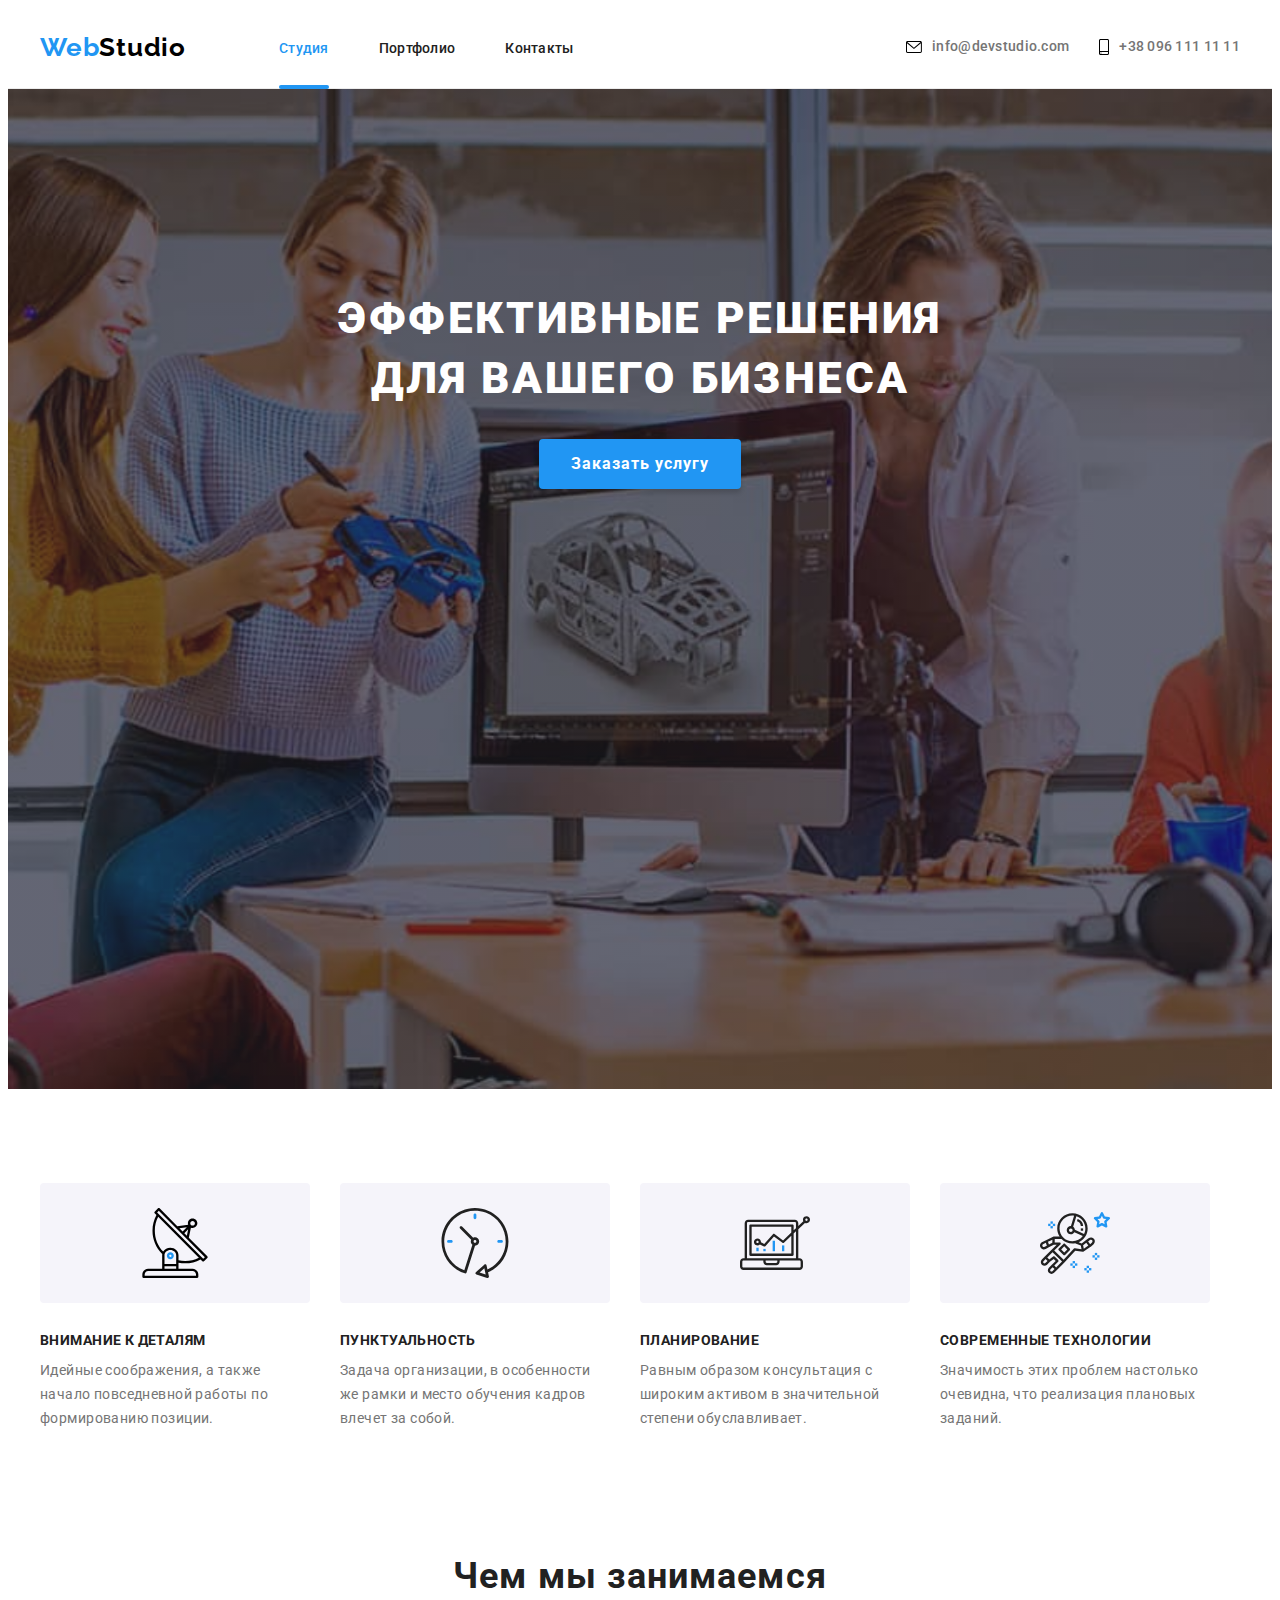
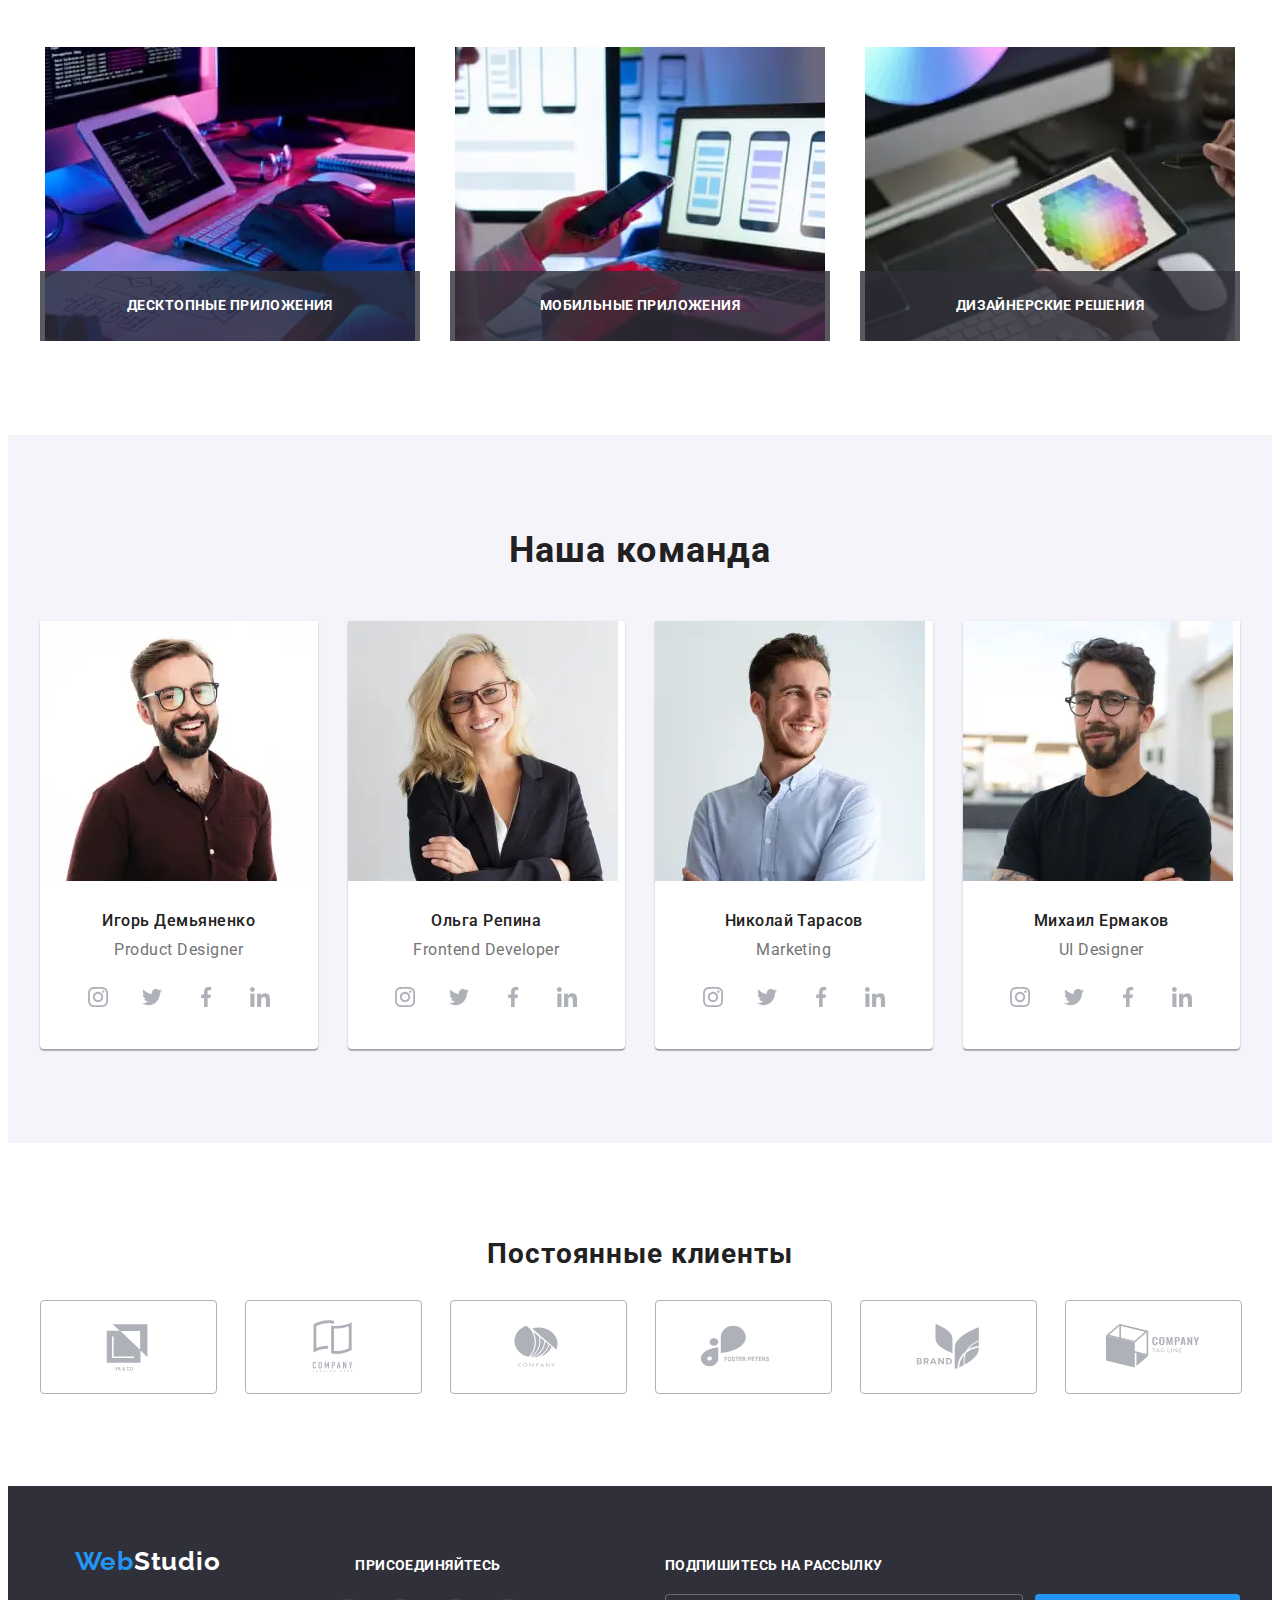
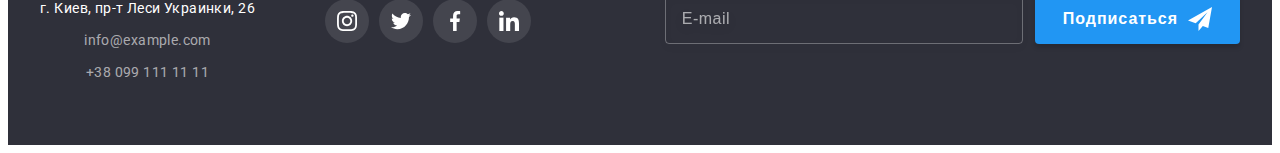
<file: index.html>
<!DOCTYPE html>
<html lang="ru">

<head>
    <meta charset="UTF-8">
    <meta http-equiv="X-UA-Compatible" content="IE=edge">
    <meta name="viewport" content="width=device-width, initial-scale=1.0">
    <title>Web Studio</title>
    <link rel="preconnect" href="https://fonts.gstatic.com">
    <link href="https://fonts.googleapis.com/css2?family=Raleway:wght@700&family=Roboto:wght@400;500;700;900&display=swap"
        rel="stylesheet">
    <link rel="stylesheet" href="https://cdnjs.cloudflare.com/ajax/libs/modern-normalize/1.1.0/modern-normalize.min.css"
        integrity="sha512-wpPYUAdjBVSE4KJnH1VR1HeZfpl1ub8YT/NKx4PuQ5NmX2tKuGu6U/JRp5y+Y8XG2tV+wKQpNHVUX03MfMFn9Q=="
        crossorigin="anonymous" referrerpolicy="no-referrer" />
    <link rel="stylesheet" href="https://cdnjs.cloudflare.com/ajax/libs/animate.css/4.1.1/animate.min.css" />
    <link rel="stylesheet" href="./css/main.min.css">
</head>

<body>

    <header class="header">

        <!-- Логотип -->
        <div class="conteiner header-conteiner">


            <a class="logo header__logo link" href="./index.html"> <span class="logo__part">Web</span>Studio</a>


            <!-- Навигация -->

            <nav class="navigation">
                <ul class="menu list">

                    <li class="menu__item">
                        <a class="menu__link menu__link_current link" href="./index.html">Студия</a>
                    </li>
                    <li class="menu__item">
                        <a class="menu__link link" href="./portfolio.html">Портфолио</a>
                    </li>
                    <li class="menu__item">
                        <a class="menu__link link" href="#">Контакты</a>
                    </li>

                </ul>

            </nav>
            <button class="burger-btn" data-menu-open>
                <svg class="burger-btn__icon">
                    <use href="./images/icons.svg#icon-burger"></use>
                </svg>
            </button>



            <!-- Контакты -->

            <ul class="contacts list">

                <li class="contacts__item">

                    <a class="contacts__mail-link link" href="mailto:info@devstudio.com">
                        <svg class="contacts__mail-link-icon" width="16" height="12">
                            <use href="./images/icons.svg#icon-mail"></use>
                        </svg>
                        info@devstudio.com
                    </a>
                </li>
                <li class="contacts__item">
                    <a class="header__tel-link link" href="tel:+380961111111">
                        <svg class="header__tel-link-icon" width="10" height="16">
                            <use href="./images/icons.svg#icon-smartphone"></use>
                        </svg>
                        +38 096 111 11 11
                    </a>
                </li>

            </ul>
        </div>
        <div class="mobile-menu" data-menu>
            <div class="conteiner mobile-menu__conteiner">
                <button class="menu-close-btn mobile-menu__close-btn" data-menu-close>
                    <svg class="menu-close-btn__icon">
                        <use href="./images/icons.svg#icon-close_icon"></use>
                    </svg>
                </button>
               
                <ul class="mobile-menu-list list">
            
                    <li class="mobile-menu-list__item">
                        <a class="mobile-menu-list__link mobile-menu-list__link_current link" href="./index.html">Студия</a>
                    </li>
                    <li class="mobile-menu-list__item">
                        <a class="mobile-menu-list__link link" href="./portfolio.html">Портфолио</a>
                    </li>
                    <li class="mobile-menu-list__item">
                        <a class="mobile-menu-list__link link" href="#">Контакты</a>
                    </li>
            
                </ul>
                <div class="menu-contacts-social-list-wrapper">
                    <ul class="menu-contacts list"> 

                        <li class="menu-contacts__item">
                            <a class="menu-contacts__tel-link link" href="tel:+380961111111">                           
                                +38 096 111 11 11
                            </a>
                        </li>
                    
                        <li class="menu-contacts__item">
                    
                            <a class="menu-contacts__mail-link link" href="mailto:info@devstudio.com">                           
                                info@devstudio.com
                            </a>
                        </li>
                    
                    
                    </ul>
                    <ul class="mobile-menu-social-list list">
                    
                        <li class="mobile-menu-social-list__item">
                            <a class="mobile-menu-social-list__link link" href="#">Instagram</a>
                        </li>
                        <li class="mobile-menu-social-list__item">
                            <a class="mobile-menu-social-list__link link" href="#">Twitter</a>
                        </li>
                        <li class="mobile-menu-social-list__item">
                            <a class="mobile-menu-social-list__link link" href="#">Facebook</a>
                        </li>
                        <li class="mobile-menu-social-list__item">
                            <a class="mobile-menu-social-list__link link" href="#">LinkedIn</a>
                        </li>
                    
                    </ul>
                </div>
                
                
            </div>
        </div>

    </header>

    <main>

        <!-- Герой -->

        <section class="hero hero_overlay">
            <div class="conteiner">

                <h1 class="hero__title">
                    Эффективные решения для вашего бизнеса
                </h1>
                <button class="modal-button" type="button" data-modal-open>Заказать услугу</button>
            </div>

        </section>

        <!-- Особенности -->

        <section class="features section">
            <div class="conteiner ">

                <h2 class="visually-hidden">Особенности</h2>
                <ul class="features-list list">
                    <li class="features-list-item">
                        <div class="features-list-cards">
                            <svg class="features-list-icon">
                                <use href="./images/icons.svg#icon-antenna"></use>
                            </svg>
                        </div>
                        <h3 class="features-list-title">Внимание к деталям</h3>
                        <p class="features-desc">Идейные соображения, а также начало повседневной работы по формированию
                            позиции.</p>
                    </li>
                    <li class="features-list-item">
                        <div class="features-list-cards">
                            <svg class="features-list-icon">
                                <use href="./images/icons.svg#icon-clock"></use>
                            </svg>
                        </div>
                        <h3 class="features-list-title">Пунктуальность</h3>
                        <p class="features-desc">Задача организации, в особенности же рамки и место обучения кадров
                            влечет за собой.</p>
                    </li>
                    <li class="features-list-item">
                        <div class="features-list-cards">
                            <svg class="features-list-icon">
                                <use href="./images/icons.svg#icon-diagram"></use>
                            </svg>
                        </div>
                        <h3 class="features-list-title">Планирование</h3>
                        <p class="features-desc">Равным образом консультация с широким активом в значительной степени
                            обуславливает.</p>
                    </li>
                    <li class="features-list-item">
                        <div class="features-list-cards">
                            <svg class="features-list-icon">
                                <use href="./images/icons.svg#icon-astronaut"></use>
                            </svg>
                        </div>
                        <h3 class="features-list-title">Современные технологии</h3>
                        <p class="features-desc">Значимость этих проблем настолько очевидна, что реализация плановых
                            заданий.</p>
                    </li>
                </ul>
            </div>
        </section>

        <!-- Чем мы занимаемся -->

        <section class="works section">
            <div class="conteiner">


                <h2 class="works-title">Чем мы занимаемся</h2>

                <ul class="works-list list">
                    <li class="works-item">
                        <div class="works-item-wrapper">
                            <picture class="picture">
                                <source media="(min-width: 1200px)"
                                    srcset="./images/jobs/box_one.webp 1x, ./images/jobs/box_one@2x.webp 2x"
                                    type="image/webp">
                                <source media="(min-width: 1200px)"
                                    srcset="./images/jobs/box_one.jpg 1x, ./images/jobs/box_one@2x.jpg 2x">                            
                                <img class="works-img" src="./images/jobs/box_one.jpg" alt="пример работы 1">
                            </picture>
                            
                            <h3 class="works-item-text">Десктопные приложения</h3>
                        </div>
                    </li>
                    <li class="works-item">
                        <div class="works-item-wrapper">
                            <picture class="picture">
                                <source media="(min-width: 1200px)" srcset="./images/jobs/box_two.webp 1x, ./images/jobs/box_two@2x.webp 2x"
                                    type="image/webp">
                                <source media="(min-width: 1200px)" srcset="./images/jobs/box_two.jpg 1x, ./images/jobs/box_two@2x.jpg 2x">
                                <img class="works-img" src="./images/jobs/box_two.jpg" alt="пример работы 2">
                            </picture>
                           
                            <h3 class="works-item-text">Мобильные приложения</h3>
                        </div>
                    </li>
                    <li class="works-item">
                        <div class="works-item-wrapper">
                            <picture class="picture">
                                <source media="(min-width: 1200px)" srcset="./images/jobs/box_three.webp 1x, ./images/jobs/box_three@2x.webp 2x"
                                    type="image/webp">
                                <source media="(min-width: 1200px)" srcset="./images/jobs/box_three.jpg 1x, ./images/jobs/box_three@2x.jpg 2x">
                                <img class="works-img" src="./images/jobs/box_three.jpg" alt="пример работы 3">
                            </picture>
                            
                            <h3 class="works-item-text">Дизайнерские решения</h3>
                        </div>
                    </li>
                </ul>
            </div>

        </section>

        <!-- Наша команда -->

        <section class="team section">
            <div class="conteiner">


                <h2 class="team-title">Наша команда</h2>

                <ul class="team-list list">
                    <li class="team-item">
                        <picture class="picture">
                            <source media="(min-width: 1200px)"
                                srcset="./images/our_team/team_card_one_desctop.webp 1x, ./images/our_team/team_card_one_desctop@2x.webp 2x" 
                                type="image/webp">
                            <source media="(min-width: 1200px)"
                                srcset="./images/our_team/team_card_one_desctop.jpg 1x, ./images/our_team/team_card_one_desctop@2x.jpg 2x">
                                <source media="(min-width: 768px)"
                                    srcset="./images/our_team/team_card_one_tablet.webp 1x, ./images/our_team/team_card_one_tablet@2x.webp 2x" 
                                    type="image/webp">
                            <source media="(min-width: 768px)"
                                srcset="./images/our_team/team_card_one_tablet.jpg 1x, ./images/our_team/team_card_one_tablet@2x.jpg 2x">  
                                <source media="(min-width: 280px)"
                                    srcset="./images/our_team/team_card_one_mobile.webp 1x, ./images/our_team/team_card_one_mobile@2x.webp 2x" 
                                    type="image/webp">
                            <source media="(min-width: 280px)"
                                srcset="./images/our_team/team_card_one_mobile.jpg 1x, ./images/our_team/team_card_one_mobile@2x.jpg 2x">
                        <img class="team-img" src="./images/our_team/team_card_one_mobile.jpg" alt="мужчина в очках улыбается">
                        </picture>

                        <h3 class="team-list-title">Игорь Демьяненко</h3>

                        <p class="team-list-subtitle">Product Designer</p>
                        <ul class="social-list list">
                            <li class="social-list-item">
                                <a href="#" class="social-link">
                                    <svg class="social-list-icon">
                                        <use href="./images/icons.svg#icon-instagram"></use>
                                    </svg>
                                </a>
                            </li>
                            <li class="social-list-item">
                                <a href="#" class="social-link">
                                    <svg class="social-list-icon">
                                        <use href="./images/icons.svg#icon-twitter"></use>
                                    </svg>
                                </a>
                            </li>
                            <li class="social-list-item">
                                <a href="#" class="social-link">
                                    <svg class="social-list-icon">
                                        <use href="./images/icons.svg#icon-facebook"></use>
                                    </svg>
                                </a>
                            </li>
                            <li class="social-list-item">
                                <a href="#" class="social-link">
                                    <svg class="social-list-icon">
                                        <use href="./images/icons.svg#icon-linkedin"></use>
                                    </svg>
                                </a>
                            </li>
                        </ul>

                    </li>
                    <li class="team-item">
                        <picture class="picture">
                            <source media="(min-width: 1200px)"
                                srcset="./images/our_team/team_card_two_desctop.webp 1x, ./images/our_team/team_card_two_desctop@2x.webp 2x"
                                type="image/webp">
                            <source media="(min-width: 1200px)"
                                srcset="./images/our_team/team_card_two_desctop.jpg 1x, ./images/our_team/team_card_two_desctop@2x.jpg 2x">
                            <source media="(min-width: 768px)"
                                srcset="./images/our_team/team_card_two_tablet.webp 1x, ./images/our_team/team_card_two_tablet@2x.webp 2x"
                                type="image/webp">
                            <source media="(min-width: 768px)"
                                srcset="./images/our_team/team_card_two_tablet.jpg 1x, ./images/our_team/team_card_two_tablet@2x.jpg 2x">
                            <source media="(min-width: 280px)"
                                srcset="./images/our_team/team_card_two_mobile.webp 1x, ./images/our_team/team_card_two_mobile@2x.webp 2x"
                                type="image/webp">
                            <source media="(min-width: 280px)"
                                srcset="./images/our_team/team_card_two_mobile.jpg 1x, ./images/our_team/team_card_two_mobile@2x.jpg 2x">
                                        
                        <img class="team-img" src="./images/our_team/team_card_two_mobile.jpg" alt="женщина в очках улыбается">
                        </picture>

                        <h3 class="team-list-title">Ольга Репина</h3>

                        <p class="team-list-subtitle">Frontend Developer</p>
                        <ul class="social-list list">
                            <li class="social-list-item">
                                <a href="#" class="social-link">
                                    <svg class="social-list-icon">
                                        <use href="./images/icons.svg#icon-instagram"></use>
                                    </svg>
                                </a>
                            </li>
                            <li class="social-list-item">
                                <a href="#" class="social-link">
                                    <svg class="social-list-icon">
                                        <use href="./images/icons.svg#icon-twitter"></use>
                                    </svg>
                                </a>
                            </li>
                            <li class="social-list-item">
                                <a href="#" class="social-link">
                                    <svg class="social-list-icon">
                                        <use href="./images/icons.svg#icon-facebook"></use>
                                    </svg>
                                </a>
                            </li>
                            <li class="social-list-item">
                                <a href="#" class="social-link">
                                    <svg class="social-list-icon">
                                        <use href="./images/icons.svg#icon-linkedin"></use>
                                    </svg>
                                </a>
                            </li>
                        </ul>

                    </li>
                    <li class="team-item">
                        <picture class="picture">
                            <source media="(min-width: 1200px)"
                                srcset="./images/our_team/team_card_three_desctop.webp 1x, ./images/our_team/team_card_three_desctop@2x.webp 2x"
                                type="image/webp">
                            <source media="(min-width: 1200px)"
                                srcset="./images/our_team/team_card_three_desctop.jpg 1x, ./images/our_team/team_card_three_desctop@2x.jpg 2x">
                            <source media="(min-width: 768px)"
                                srcset="./images/our_team/team_card_three_tablet.webp 1x, ./images/our_team/team_card_three_tablet@2x.webp 2x"
                                type="image/webp">
                            <source media="(min-width: 768px)"
                                srcset="./images/our_team/team_card_three_tablet.jpg 1x, ./images/our_team/team_card_three_tablet@2x.jpg 2x">
                            <source media="(min-width: 280px)"
                                srcset="./images/our_team/team_card_three_mobile.webp 1x, ./images/our_team/team_card_three_mobile@2x.webp 2x"
                                type="image/webp">
                            <source media="(min-width: 280px)"
                                srcset="./images/our_team/team_card_three_mobile.jpg 1x, ./images/our_team/team_card_three_mobile@2x.jpg 2x">
                         
                        <img class="team-img" src="./images/our_team/team_card_three_mobile.jpg" alt="мужчина  улыбается">
                        </picture>

                        <h3 class="team-list-title">Николай Тарасов</h3>

                        <p class="team-list-subtitle">Marketing</p>
                        <ul class="social-list list">
                            <li class="social-list-item">
                                <a href="#" class="social-link">
                                    <svg class="social-list-icon">
                                        <use href="./images/icons.svg#icon-instagram"></use>
                                    </svg>
                                </a>
                            </li>
                            <li class="social-list-item">
                                <a href="#" class="social-link">
                                    <svg class="social-list-icon">
                                        <use href="./images/icons.svg#icon-twitter"></use>
                                    </svg>
                                </a>
                            </li>
                            <li class="social-list-item">
                                <a href="#" class="social-link">
                                    <svg class="social-list-icon">
                                        <use href="./images/icons.svg#icon-facebook"></use>
                                    </svg>
                                </a>
                            </li>
                            <li class="social-list-item">
                                <a href="#" class="social-link">
                                    <svg class="social-list-icon">
                                        <use href="./images/icons.svg#icon-linkedin"></use>
                                    </svg>
                                </a>
                            </li>
                        </ul>

                    </li>
                    <li class="team-item">
                        <picture class="picture">
                            <source media="(min-width: 1200px)"
                                srcset="./images/our_team/team_card_four_desctop.webp 1x, ./images/our_team/team_card_four_desctop@2x.webp 2x"
                                type="image/webp">
                            <source media="(min-width: 1200px)"
                                srcset="./images/our_team/team_card_four_desctop.jpg 1x, ./images/our_team/team_card_four_desctop@2x.jpg 2x">
                            <source media="(min-width: 768px)"
                                srcset="./images/our_team/team_card_four_tablet.webp 1x, ./images/our_team/team_card_four_tablet@2x.webp 2x"
                                type="image/webp">
                            <source media="(min-width: 768px)"
                                srcset="./images/our_team/team_card_four_tablet.jpg 1x, ./images/our_team/team_card_four_tablet@2x.jpg 2x">
                            <source media="(min-width: 280px)"
                                srcset="./images/our_team/team_card_four_mobile.webp 1x, ./images/our_team/team_card_four_mobile@2x.webp 2x"
                                type="image/webp">
                            <source media="(min-width: 280px)"
                                srcset="./images/our_team/team_card_four_mobile.jpg 1x, ./images/our_team/team_card_four_mobile@2x.jpg 2x">
                        
                        <img class="team-img" src="./images/our_team/team_card_four_mobile.jpg" alt="мужчина в очках улыбается">
                        </picture>

                        <h3 class="team-list-title">Михаил Ермаков</h3>

                        <p class="team-list-subtitle">UI Designer</p>
                        <ul class="social-list list">
                            <li class="social-list-item">
                                <a href="#" class="social-link">
                                    <svg class="social-list-icon">
                                        <use href="./images/icons.svg#icon-instagram"></use>
                                    </svg>
                                </a>
                            </li>
                            <li class="social-list-item">
                                <a href="#" class="social-link">
                                    <svg class="social-list-icon">
                                        <use href="./images/icons.svg#icon-twitter"></use>
                                    </svg>
                                </a>
                            </li>
                            <li class="social-list-item">
                                <a href="#" class="social-link">
                                    <svg class="social-list-icon">
                                        <use href="./images/icons.svg#icon-facebook"></use>
                                    </svg>
                                </a>
                            </li>
                            <li class="social-list-item">
                                <a href="#" class="social-link">
                                    <svg class="social-list-icon">
                                        <use href="./images/icons.svg#icon-linkedin"></use>
                                    </svg>
                                </a>
                            </li>
                        </ul>

                    </li>
                </ul>
            </div>

        </section>

        <!-- Постоянные клиенты -->

        <section class="clients section">
            <div class="conteiner">
                <h2 class="clients-tittle">Постоянные клиенты</h2>
                <ul class="clients-list list">
                    <li class="clients-list-item">
                        <a href="#" class="clients-list-link">
                            <svg class="clients-list-icon">
                                <use href="./images/icons.svg#icon-company_square"></use>
                            </svg>
                        </a>
                    </li>
                    <li class="clients-list-item">
                        <a href="#" class="clients-list-link">
                            <svg class="clients-list-icon">
                                <use href="./images/icons.svg#icon-company_windows"></use>
                            </svg>
                        </a>
                    </li>
                    <li class="clients-list-item">
                        <a href="#" class="clients-list-link">
                            <svg class="clients-list-icon">
                                <use href="./images/icons.svg#icon-company_circle"></use>
                            </svg>
                        </a>
                    </li>
                    <li class="clients-list-item">
                        <a href="#" class="clients-list-link">
                            <svg class="clients-list-icon">
                                <use href="./images/icons.svg#icon-company_drops"></use>
                            </svg>
                        </a>
                    </li>
                    <li class="clients-list-item">
                        <a href="#" class="clients-list-link">
                            <svg class="clients-list-icon">
                                <use href="./images/icons.svg#icon-company_leaves"></use>
                            </svg>
                        </a>
                    </li>
                    <li class="clients-list-item">
                        <a href="#" class="clients-list-link">
                            <svg class="clients-list-icon">
                                <use href="./images/icons.svg#icon-company_box"></use>
                            </svg>
                        </a>
                    </li>
                </ul>
            </div>

        </section>
    </main>


    <!-- Подвал -->

    <footer class="footer">
        <div class="conteiner position">
            <div class="footer-contacts-join-wrapper">
                <div class="footer-contacts">

                    <a class="logo-footer link" href="./index.html"> <span class="logo__part">Web</span>Studio</a>

                    <!-- Адрес -->

                    <address class="address">
                        г. Киев, пр-т Леси Украинки, 26
                    </address>

                    <!-- Контакты -->

                    <ul class="contacts-footer list">
                        <li class="footer-contacts-item">
                            <a class="footer-mail-link link" href="mailto:info@example.com">info@example.com</a>
                        </li>
                        <li class="foter-contacts-item">
                            <a class="footer-tel-link link" href="tel:+380991111111">+38 099 111 11 11</a>
                        </li>
                    </ul>
                </div>
                <div class="footer-join">
                    <h3 class="footer-join-title">Присоединяйтесь</h3>
                    <ul class="social-list join-list list">
                        <li class="social-list-item">
                            <a href="#" class="social-link">
                                <svg class="social-list-icon footer-icon-color">
                                    <use href="./images/icons.svg#icon-instagram"></use>
                                </svg>
                            </a>
                        </li>
                        <li class="social-list-item">
                            <a href="#" class="social-link">
                                <svg class="social-list-icon footer-icon-color">
                                    <use href="./images/icons.svg#icon-twitter"></use>
                                </svg>
                            </a>
                        </li>
                        <li class="social-list-item">
                            <a href="#" class="social-link">
                                <svg class="social-list-icon footer-icon-color">
                                    <use href="./images/icons.svg#icon-facebook"></use>
                                </svg>
                            </a>
                        </li>
                        <li class="social-list-item">
                            <a href="#" class="social-link">
                                <svg class="social-list-icon footer-icon-color">
                                    <use href="./images/icons.svg#icon-linkedin"></use>
                                </svg>
                            </a>
                        </li>
                    </ul>

                </div>
            </div>
            <div class="footer-form-wrapper">
                <form class="footer-form">
                    <p class="footer-form-head">Подпишитесь на рассылку</p>
                    <div class="footer-form-mail-box">
                        <input type="email" class="footer-form-input" name="user-email" placeholder="E-mail" required>
                        <button type="submit" class="footer-form-btn">Подписаться
                            <svg class="footer-form-icon">
                                <use href="./images/icons.svg#icon-telegram"></use>
                            </svg>
                        </button>
                    </div>
                </form>
            </div>
        </div>

    </footer>

    <!-- Модальное окно -->


    <div class="backdrop is-hidden" data-modal>
        <div class="modal">
            <form action="#" class="modal-form">
                <p class="modal-form-head">Оставьте свои данные, мы вам перезвоним</p>
                <label class="modal-form-field">
                    Имя
                    <span class="modal-form-input-wrapper">
                        <input type="text" class="modal-form-input" name="user-name" minlength="2" pattern="[a-zA-Zа-яёА-ЯЁ]+" title="Имя должно содержать символы латиницы и кириллицы" required>
                        <svg class="modal-form-icon">
                            <use href="./images/icons.svg#icon-person_input"></use>
                        </svg>
                    </span>
                </label>
                <label class="modal-form-field">
                    Телефон
                    <span class="modal-form-input-wrapper">
                        <input type="tel" class="modal-form-input" name="user-tel" 
                        pattern="[0-9]{3}-[0-9]{3}-[0-9]{2}-[0-9]{2}" title="096-000-00-00" required>
                        <svg class="modal-form-icon">
                            <use href="./images/icons.svg#icon-phone_input"></use>
                        </svg>
                    </span>
                </label>
                <label class="modal-form-field">
                    Почта
                    <span class="modal-form-input-wrapper">
                        <input type="email" class="modal-form-input" name="user-mail" required>
                        <svg class="modal-form-icon">
                            <use href="./images/icons.svg#icon-email_input"></use>
                        </svg>
                    </span>
                </label>
                <label class="modal-form-field last-field">
                    Комментарий
                    <textarea name="user-message" class="modal-form-message" placeholder="Ваше сообщение"></textarea>
                </label>
                
                <input type="checkbox" class="modal-form-checkbox visually-hidden" id="accept-policy">                    
                
                <label for="accept-policy" class="modal-form-checkbox-label">Соглашаюсь с рассылкой и принимаю&nbsp; 
                    <a href="#" class="modal-form-label-link">Условия договора</a>
                </label>
                <button type="submit" class="modal-form-btn">Отправить</button>
            </form>

            <button type="button" class="close-btn" data-modal-close>
                <svg class="modal-btn-icon">
                    <use href="./images/icons.svg#icon-close_icon"></use>
                </svg>
            </button>
        </div>
    </div>



    <script src="./js/menu.js"></script>
    <script src="./js/modal.js"></script>
</body>

</html>
</file>
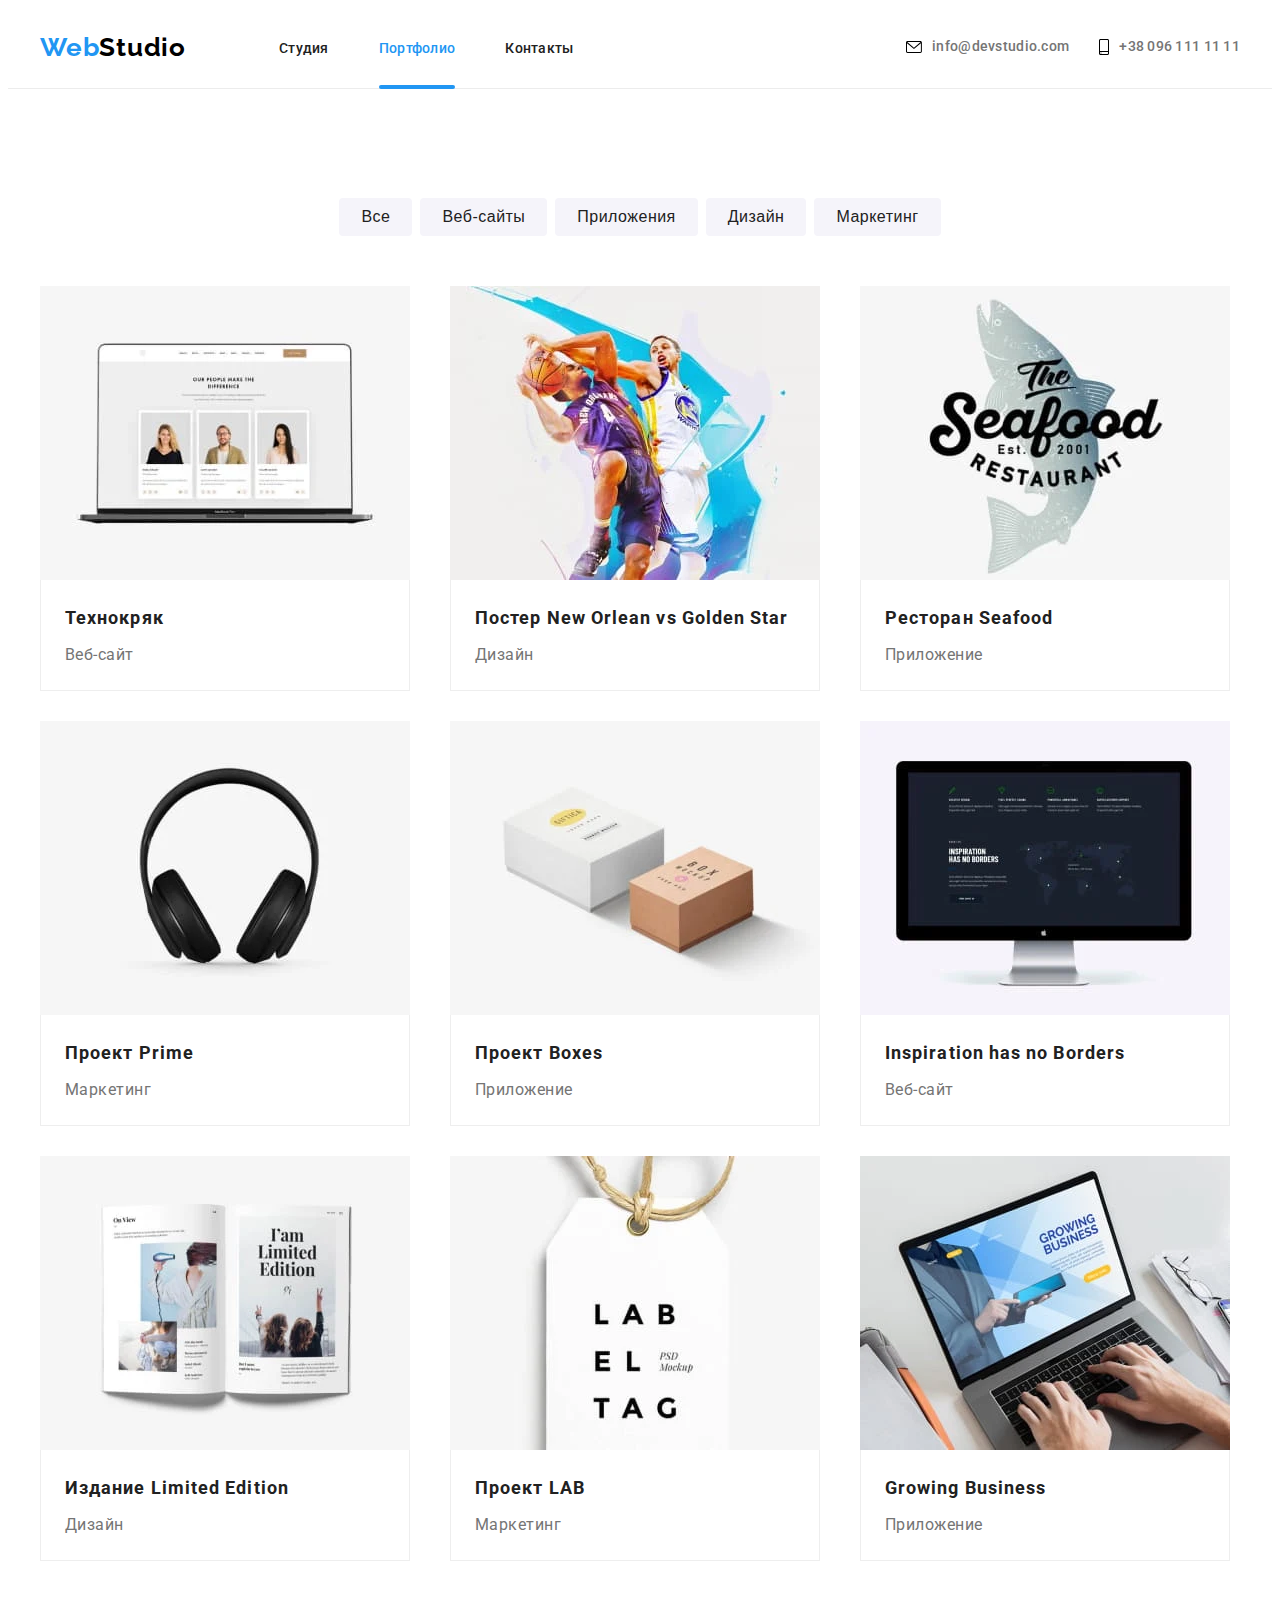
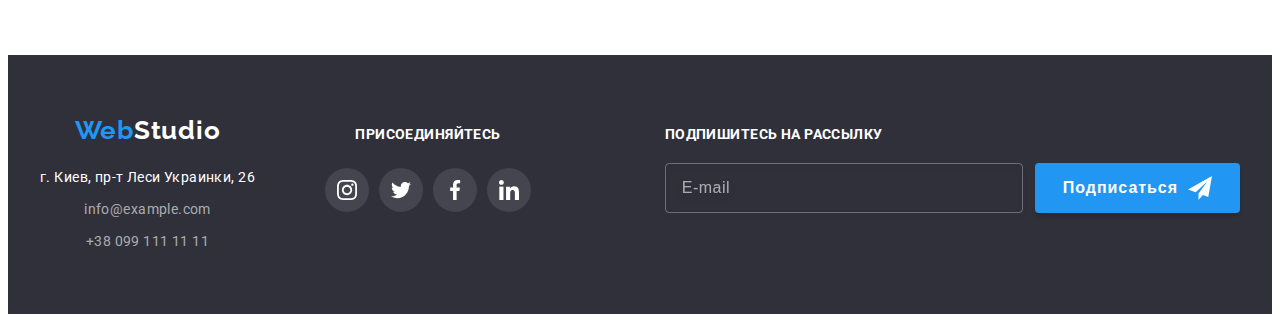
<file: portfolio.html>
<!DOCTYPE html>
<html lang="ru">

<head>
    <meta charset="UTF-8">
    <meta http-equiv="X-UA-Compatible" content="IE=edge">
    <meta name="viewport" content="width=device-width, initial-scale=1.0">
    <title>Web Studio</title>
    <link rel="preconnect" href="https://fonts.gstatic.com">
    <link href="https://fonts.googleapis.com/css2?family=Raleway:wght@700&family=Roboto:wght@400;500;700;900&display=swap"
        rel="stylesheet">
    <link rel="stylesheet" href="https://cdnjs.cloudflare.com/ajax/libs/modern-normalize/1.1.0/modern-normalize.min.css"
            integrity="sha512-wpPYUAdjBVSE4KJnH1VR1HeZfpl1ub8YT/NKx4PuQ5NmX2tKuGu6U/JRp5y+Y8XG2tV+wKQpNHVUX03MfMFn9Q=="
            crossorigin="anonymous" referrerpolicy="no-referrer" />
            <link rel="stylesheet" href="https://cdnjs.cloudflare.com/ajax/libs/animate.css/4.1.1/animate.min.css" />
    <link rel="stylesheet" href="./css/main.min.css">
</head>

<body>

    <header class="header">
    
        <!-- Логотип -->
        <div class="conteiner header-conteiner">
    
    
            <a class="logo header__logo link" href="./index.html"> <span class="logo__part">Web</span>Studio</a>
    
    
            <!-- Навигация -->
    
            <nav class="navigation">
                <ul class="menu list">
    
                    <li class="menu__item">
                        <a class="menu__link  link" href="./index.html">Студия</a>
                    </li>
                    <li class="menu__item">
                        <a class="menu__link menu__link_current link" href="./portfolio.html">Портфолио</a>
                    </li>
                    <li class="menu__item">
                        <a class="menu__link link" href="#">Контакты</a>
                    </li>
    
                </ul>
    
            </nav>
            <button class="burger-btn" data-menu-open>
                <svg class="burger-btn__icon">
                    <use href="./images/icons.svg#icon-burger"></use>
                </svg>
            </button>
    
    
    
            <!-- Контакты -->
    
            <ul class="contacts list">
    
                <li class="contacts__item">
    
                    <a class="contacts__mail-link link" href="mailto:info@devstudio.com">
                        <svg class="contacts__mail-link-icon" width="16" height="12">
                            <use href="./images/icons.svg#icon-mail"></use>
                        </svg>
                        info@devstudio.com
                    </a>
                </li>
                <li class="contacts__item">
                    <a class="header__tel-link link" href="tel:+380961111111">
                        <svg class="header__tel-link-icon" width="10" height="16">
                            <use href="./images/icons.svg#icon-smartphone"></use>
                        </svg>
                        +38 096 111 11 11
                    </a>
                </li>
    
            </ul>
        </div>
        <div class="mobile-menu" data-menu>
            <div class="conteiner mobile-menu__conteiner">
                <button class="menu-close-btn mobile-menu__close-btn" data-menu-close>
                    <svg class="menu-close-btn__icon">
                        <use href="./images/icons.svg#icon-close_icon"></use>
                    </svg>
                </button>
    
                <ul class="mobile-menu-list list">
    
                    <li class="mobile-menu-list__item">
                        <a class="mobile-menu-list__link  link" href="./index.html">Студия</a>
                    </li>
                    <li class="mobile-menu-list__item">
                        <a class="mobile-menu-list__link mobile-menu-list__link_current link" href="./portfolio.html">Портфолио</a>
                    </li>
                    <li class="mobile-menu-list__item">
                        <a class="mobile-menu-list__link link" href="#">Контакты</a>
                    </li>
    
                </ul>
                <ul class="menu-contacts list">
    
                    <li class="menu-contacts__item">
                        <a class="menu-contacts__tel-link link" href="tel:+380961111111">
                            +38 096 111 11 11
                        </a>
                    </li>
    
                    <li class="menu-contacts__item">
    
                        <a class="menu-contacts__mail-link link" href="mailto:info@devstudio.com">
                            info@devstudio.com
                        </a>
                    </li>
    
    
                </ul>
                <ul class="mobile-menu-social-list list">
    
                    <li class="mobile-menu-social-list__item">
                        <a class="mobile-menu-social-list__link link" href="#">Instagram</a>
                    </li>
                    <li class="mobile-menu-social-list__item">
                        <a class="mobile-menu-social-list__link link" href="#">Twitter</a>
                    </li>
                    <li class="mobile-menu-social-list__item">
                        <a class="mobile-menu-social-list__link link" href="#">Facebook</a>
                    </li>
                    <li class="mobile-menu-social-list__item">
                        <a class="mobile-menu-social-list__link link" href="#">LinkedIn</a>
                    </li>
    
                </ul>
    
    
            </div>
        </div>
    
    </header>

    <main>
        <!-- Проекты -->
        <section class="projects section">
            <div class="conteiner">

                <h2 class="visually-hidden" >Проекты</h2>

                <ul class="buttons-list list">
                    <li class="buttons-item"><button class="buttons-desc" type="button">Все</button></li>
                    <li class="buttons-item"><button class="buttons-desc" type="button">Веб-сайты</button></li>
                    <li class="buttons-item"><button class="buttons-desc" type="button">Приложения</button></li>
                    <li class="buttons-item"><button class="buttons-desc" type="button">Дизайн</button></li>
                    <li class="buttons-item"><button class="buttons-desc" type="button">Маркетинг</button></li>
                </ul>
                <ul class="projects-list list">
                    <li class="projects-item">
                        <a class="projects-link link" href="#">
                            <div class="projects-img-wrapper">
                                <picture class="picture">
                                    <source media="(min-width: 1200px)"
                                        srcset="./images/portfolio/laptop-desctop.webp 1x, ./images/portfolio/laptop-desctop@2x.webp 2x"
                                        type="image/webp">
                                    <source media="(min-width: 1200px)"
                                        srcset="./images/portfolio/laptop-desctop.jpg 1x, ./images/portfolio/laptop-desctop@2x.jpg 2x">
                                    <source media="(min-width: 768px)"
                                        srcset="./images/portfolio/laptop-tablet.webp 1x, ./images/portfolio/laptop-tablet@2x.webp 2x"
                                        type="image/webp">
                                    <source media="(min-width: 768px)"
                                        srcset="./images/portfolio/laptop-tablet.jpg 1x, ./images/portfolio/laptop-tablet@2x.jpg 2x">
                                    <source media="(min-width: 280px)"
                                        srcset="./images/portfolio/laptop-mobile.webp 1x, ./images/portfolio/laptop-mobile@2x.webp 2x"
                                        type="image/webp">
                                    <source media="(min-width: 280px)"
                                        srcset="./images/portfolio/laptop-mobile.jpg 1x, ./images/portfolio/laptop-mobile@2x.jpg 2x">
                                    <img class="projects-img" src="./images/portfolio/laptop-mobile.jpg" alt="laptop">
                                </picture>
                                
                                <p class="projects-list-overlay">Технокряк это современная площадка распространения коронавируса. Компании используют эту платформу для цифрового
                                шпионажа и атак на защищённые сервера конкурентов.</p>
                            </div>
                            <div class="projects-text">
                                <h3 class="projects-subtitle">Технокряк</h3>
                                <p class="projects-desc">Веб-сайт</p>
                            </div>
                        </a>
                    </li>
                    <li class="projects-item">
                        <a class="projects-link link" href="#">
                            <div class="projects-img-wrapper">
                                <picture class="picture">
                                <source media="(min-width: 1200px)"
                                    srcset="./images/portfolio/sport-desctop.webp 1x, ./images/portfolio/sport-desctop@2x.webp 2x"
                                    type="image/webp">
                                <source media="(min-width: 1200px)"
                                    srcset="./images/portfolio/sport-desctop.jpg 1x, ./images/portfolio/sport-desctop@2x.jpg 2x">
                                <source media="(min-width: 768px)"
                                    srcset="./images/portfolio/sport-tablet.webp 1x, ./images/portfolio/sport-tablet@2x.webp 2x" 
                                    type="image/webp">
                                <source media="(min-width: 768px)"
                                    srcset="./images/portfolio/sport-tablet.jpg 1x, ./images/portfolio/sport-tablet@2x.jpg 2x">
                                <source media="(min-width: 280px)"
                                    srcset="./images/portfolio/sport-mobile.webp 1x, ./images/portfolio/sport-mobile@2x.webp 2x" 
                                    type="image/webp">
                                <source media="(min-width: 280px)"
                                    srcset="./images/portfolio/sport-mobile.jpg 1x, ./images/portfolio/sport-mobile@2x.jpg 2x">
                                <img class="projects-img" src="./images/portfolio/sport-mobile.jpg" alt="sport">
                                </picture>
                                
                                <p class="projects-list-overlay">Технокряк это современная площадка распространения коронавируса. Компании используют эту платформу для цифрового
                                    шпионажа и атак на защищённые сервера конкурентов.</p>
                            </div>
                            <div class="projects-text">
                                <h3 class="projects-subtitle">Постер New Orlean vs Golden Star</h3>
                                <p class="projects-desc">Дизайн</p>
                            </div>
                        </a>
                    </li>
                    <li class="projects-item">
                        <a class="projects-link link" href="#">
                            <div class="projects-img-wrapper">
                                <picture class="picture">
                                <source media="(min-width: 1200px)"
                                    srcset="./images/portfolio/seafood-desctop.webp 1x, ./images/portfolio/seafood-desctop@2x.webp 2x"
                                    type="image/webp">
                                <source media="(min-width: 1200px)"
                                    srcset="./images/portfolio/seafood-desctop.jpg 1x, ./images/portfolio/seafood-desctop@2x.jpg 2x">
                                <source media="(min-width: 768px)"
                                    srcset="./images/portfolio/seafood-tablet.webp 1x, ./images/portfolio/seafood-tablet@2x.webp 2x" 
                                    type="image/webp">
                                <source media="(min-width: 768px)"
                                    srcset="./images/portfolio/seafood-tablet.jpg 1x, ./images/portfolio/seafood-tablet@2x.jpg 2x">
                                <source media="(min-width: 280px)"
                                    srcset="./images/portfolio/seafood-mobile.webp 1x, ./images/portfolio/seafood-mobile@2x.webp 2x" 
                                    type="image/webp">
                                <source media="(min-width: 280px)"
                                    srcset="./images/portfolio/seafood-mobile.jpg 1x, ./images/portfolio/seafood-mobile@2x.jpg 2x">
                                <img class="projects-img" src="./images/portfolio/seafood-mobile.jpg" alt="seafood">
                                </picture>
                                
                                <p class="projects-list-overlay">Технокряк это современная площадка распространения коронавируса. Компании используют эту платформу для цифрового
                                    шпионажа и атак на защищённые сервера конкурентов.</p>
                            </div>
                            <div class="projects-text">
                                <h3 class="projects-subtitle">Ресторан Seafood</h3>
                                <p class="projects-desc">Приложение</p>
                            </div>
                        </a>
                    </li>
                    <li class="projects-item">
                        <a class="projects-link link" href="#">
                            <div class="projects-img-wrapper">
                                <picture class="picture">
                                <source media="(min-width: 1200px)"
                                    srcset="./images/portfolio/headphones-desctop.webp 1x, ./images/portfolio/headphones-desctop@2x.webp 2x"
                                    type="image/webp">
                                <source media="(min-width: 1200px)"
                                    srcset="./images/portfolio/headphones-desctop.jpg 1x, ./images/portfolio/headphones-desctop@2x.jpg 2x">
                                <source media="(min-width: 768px)"
                                    srcset="./images/portfolio/headphones-tablet.webp 1x, ./images/portfolio/headphones-tablet@2x.webp 2x" 
                                    type="image/webp">
                                <source media="(min-width: 768px)"
                                    srcset="./images/portfolio/headphones-tablet.jpg 1x, ./images/portfolio/headphones-tablet@2x.jpg 2x">
                                <source media="(min-width: 280px)"
                                    srcset="./images/portfolio/headphones-mobile.webp 1x, ./images/portfolio/headphones-mobile@2x.webp 2x" 
                                    type="image/webp">
                                <source media="(min-width: 280px)"
                                    srcset="./images/portfolio/headphones-mobile.jpg 1x, ./images/portfolio/headphones-mobile@2x.jpg 2x">
                                <img class="projects-img" src="./images/portfolio/headphones-mobile.jpg" alt="headphones">
                                </picture>
                                
                                <p class="projects-list-overlay">Технокряк это современная площадка распространения коронавируса. Компании используют эту платформу для цифрового
                                    шпионажа и атак на защищённые сервера конкурентов.</p>
                            </div>
                            <div class="projects-text">
                                <h3 class="projects-subtitle">Проект Prime</h3>
                                <p class="projects-desc">Маркетинг</p>
                            </div>
                        </a>
                    </li>
                    <li class="projects-item">
                        <a class="projects-link link" href="#">
                            <div class="projects-img-wrapper">
                                <picture class="picture">
                                <source media="(min-width: 1200px)"
                                    srcset="./images/portfolio/boxes-desctop.webp 1x, ./images/portfolio/boxes-desctop@2x.webp 2x"
                                    type="image/webp">
                                <source media="(min-width: 1200px)"
                                    srcset="./images/portfolio/boxes-desctop.jpg 1x, ./images/portfolio/boxes-desctop@2x.jpg 2x">
                                <source media="(min-width: 768px)"
                                    srcset="./images/portfolio/boxes-tablet.webp 1x, ./images/portfolio/boxes-tablet@2x.webp 2x" 
                                    type="image/webp">
                                <source media="(min-width: 768px)"
                                    srcset="./images/portfolio/boxes-tablet.jpg 1x, ./images/portfolio/boxes-tablet@2x.jpg 2x">
                                <source media="(min-width: 280px)"
                                    srcset="./images/portfolio/boxes-mobile.webp 1x, ./images/portfolio/boxes-mobile@2x.webp 2x"
                                    type="image/webp">
                                <source media="(min-width: 280px)"
                                    srcset="./images/portfolio/boxes-mobile.jpg 1x, ./images/portfolio/boxes-mobile@2x.jpg 2x">
                                <img class="projects-img" src="./images/portfolio/boxes-mobile.jpg" alt="boxes">
                                </picture>
                                
                                <p class="projects-list-overlay">Технокряк это современная площадка распространения коронавируса. Компании используют эту платформу для цифрового
                                    шпионажа и атак на защищённые сервера конкурентов.</p>
                            </div>
                            <div class="projects-text">
                                <h3 class="projects-subtitle">Проект Boxes</h3>
                                <p class="projects-desc">Приложение</p>
                            </div>
                        </a>
                    </li>
                    <li class="projects-item">
                        <a class="projects-link link" href="#">
                            <div class="projects-img-wrapper">
                                <picture class="picture">
                                <source media="(min-width: 1200px)"
                                    srcset="./images/portfolio/monitor-desctop.webp 1x, ./images/portfolio/monitor-desctop@2x.webp 2x"
                                    type="image/webp">
                                <source media="(min-width: 1200px)"
                                    srcset="./images/portfolio/monitor-desctop.jpg 1x, ./images/portfolio/monitor-desctop@2x.jpg 2x">
                                <source media="(min-width: 768px)"
                                    srcset="./images/portfolio/monitor-tablet.webp 1x, ./images/portfolio/monitor-tablet@2x.webp 2x" 
                                    type="image/webp">
                                <source media="(min-width: 768px)"
                                    srcset="./images/portfolio/monitor-tablet.jpg 1x, ./images/portfolio/monitor-tablet@2x.jpg 2x">
                                <source media="(min-width: 280px)"
                                    srcset="./images/portfolio/monitor-mobile.webp 1x, ./images/portfolio/monitor-mobile@2x.webp 2x" 
                                    type="image/webp">
                                <source media="(min-width: 280px)"
                                    srcset="./images/portfolio/monitor-mobile.jpg 1x, ./images/portfolio/monitor-mobile@2x.jpg 2x">
                                <img class="projects-img" src="./images/portfolio/monitor-mobile.jpg" alt="monitor">
                                </picture>
                                
                                <p class="projects-list-overlay">Технокряк это современная площадка распространения коронавируса. Компании используют эту платформу для цифрового
                                    шпионажа и атак на защищённые сервера конкурентов.</p>
                            </div>
                            <div class="projects-text">
                                <h3 class="projects-subtitle">Inspiration has no Borders</h3>
                                <p class="projects-desc">Веб-сайт</p>
                            </div>
                        </a>
                    </li>
                    <li class="projects-item">
                        <a class="projects-link link" href="#">
                            <div class="projects-img-wrapper">
                                <picture class="picture">
                                <source media="(min-width: 1200px)"
                                    srcset="./images/portfolio/book-desctop.webp 1x, ./images/portfolio/book-desctop@2x.webp 2x 2x"
                                    type="image/webp">
                                <source media="(min-width: 1200px)"
                                    srcset="./images/portfolio/book-desctop.jpg 1x, ./images/portfolio/book-desctop@2x.jpg 2x">
                                <source media="(min-width: 768px)"
                                    srcset="./images/portfolio/book-tablet.webp 1x, ./images/portfolio/book-tablet@2x.webp 2x" type="image/webp">
                                <source media="(min-width: 768px)"
                                    srcset="./images/portfolio/book-tablet.jpg 1x, ./images/portfolio/book-tablet@2x.jpg 2x">
                                <source media="(min-width: 280px)"
                                    srcset="./images/portfolio/book-mobile.webp 1x, ./images/portfolio/book-mobile@2x.webp 2x" type="image/webp">
                                <source media="(min-width: 280px)"
                                    srcset="./images/portfolio/book-mobile.jpg 1x, ./images/portfolio/book-mobile@2x.jpg 2x">
                                <img class="projects-img" src="./images/portfolio/book-mobile.jpg" alt="book">
                                </picture>
                                
                                <p class="projects-list-overlay">Технокряк это современная площадка распространения коронавируса. Компании используют эту платформу для цифрового
                                    шпионажа и атак на защищённые сервера конкурентов.</p>
                            </div>
                            <div class="projects-text">
                                <h3 class="projects-subtitle">Издание Limited Edition</h3>
                                <p class="projects-desc">Дизайн</p>
                            </div>
                        </a>
                    </li>
                    <li class="projects-item">
                        <a class="projects-link link" href="#">
                            <div class="projects-img-wrapper">
                                <picture class="picture">
                                <source media="(min-width: 1200px)"
                                    srcset="./images/portfolio/label-desctop.webp 1x, ./images/portfolio/label-desctop@2x.webp 2x 2x"
                                    type="image/webp">
                                <source media="(min-width: 1200px)"
                                    srcset="./images/portfolio/label-desctop.jpg 1x, ./images/portfolio/label-desctop@2x.jpg 2x">
                                <source media="(min-width: 768px)"
                                    srcset="./images/portfolio/label-tablet.webp 1x, ./images/portfolio/label-tablet@2x.webp 2x" type="image/webp">
                                <source media="(min-width: 768px)"
                                    srcset="./images/portfolio/label-tablet.jpg 1x, ./images/portfolio/label-tablet@2x.jpg 2x">
                                <source media="(min-width: 280px)"
                                    srcset="./images/portfolio/label-mobile.webp 1x, ./images/portfolio/label-mobile@2x.webp 2x" type="image/webp">
                                <source media="(min-width: 280px)"
                                    srcset="./images/portfolio/label-mobile.jpg 1x, ./images/portfolio/label-mobile@2x.jpg 2x">
                                <img class="projects-img" src="./images/portfolio/label-mobile.jpg" alt="label">                                </picture>
                               
                                <p class="projects-list-overlay">Технокряк это современная площадка распространения коронавируса. Компании используют эту платформу для цифрового
                                    шпионажа и атак на защищённые сервера конкурентов.</p>
                            </div>
                            <div class="projects-text">
                                <h3 class="projects-subtitle">Проект LAB</h3>
                                <p class="projects-desc">Маркетинг</p>
                            </div>
                        </a>
                    </li>
                    <li class="projects-item">
                        <a class="projects-link link" href="#">
                            <div class="projects-img-wrapper">
                                <picture class="picture">
                                <source media="(min-width: 1200px)"
                                    srcset="./images/portfolio/laptop_hands-desctop.webp 1x, ./images/portfolio/laptop_hands-desctop@2x.webp 2x 2x"
                                    type="image/webp">
                                <source media="(min-width: 1200px)"
                                    srcset="./images/portfolio/laptop_hands-desctop.jpg 1x, ./images/portfolio/laptop_hands-desctop@2x.jpg 2x">
                                <source media="(min-width: 768px)"
                                    srcset="./images/portfolio/laptop_hands-tablet.webp 1x, ./images/portfolio/laptop_hands-tablet@2x.webp 2x" type="image/webp">
                                <source media="(min-width: 768px)"
                                    srcset="./images/portfolio/laptop_hands-tablet.jpg 1x, ./images/portfolio/laptop_hands-tablet@2x.jpg 2x">
                                <source media="(min-width: 280px)"
                                    srcset="./images/portfolio/laptop_hands-mobile.webp 1x, ./images/portfolio/laptop_hands-mobile@2x.webp 2x" type="image/webp">
                                <source media="(min-width: 280px)"
                                    srcset="./images/portfolio/laptop_hands-mobile.jpg 1x, ./images/portfolio/laptop_hands-mobile@2x.jpg 2x">
                                <img class="projects-img" src="./images/portfolio/laptop_hands-mobile.jpg" alt="laptop_hands">
                                </picture>
                                
                                <p class="projects-list-overlay">Технокряк это современная площадка распространения коронавируса. Компании используют эту платформу для цифрового
                                    шпионажа и атак на защищённые сервера конкурентов.</p>
                            </div>
                            <div class="projects-text">
                                <h3 class="projects-subtitle">Growing Business</h3>
                                <p class="projects-desc">Приложение</p>
                            </div>
                        </a>
                    </li>
                </ul>
            </div>
        </section>

     
    </main>


    <!-- Подвал -->

    <footer class="footer">
        <div class="conteiner position">
            <div class="footer-contacts-join-wrapper">
                <div class="footer-contacts">
    
                    <a class="logo-footer link" href="./index.html"> <span class="logo__part">Web</span>Studio</a>
    
                    <!-- Адрес -->
    
                    <address class="address">
                        г. Киев, пр-т Леси Украинки, 26
                    </address>
    
                    <!-- Контакты -->
    
                    <ul class="contacts-footer list">
                        <li class="footer-contacts-item">
                            <a class="footer-mail-link link" href="mailto:info@example.com">info@example.com</a>
                        </li>
                        <li class="foter-contacts-item">
                            <a class="footer-tel-link link" href="tel:+380991111111">+38 099 111 11 11</a>
                        </li>
                    </ul>
                </div>
                <div class="footer-join">
                    <h3 class="footer-join-title">Присоединяйтесь</h3>
                    <ul class="social-list join-list list">
                        <li class="social-list-item">
                            <a href="#" class="social-link">
                                <svg class="social-list-icon footer-icon-color">
                                    <use href="./images/icons.svg#icon-instagram"></use>
                                </svg>
                            </a>
                        </li>
                        <li class="social-list-item">
                            <a href="#" class="social-link">
                                <svg class="social-list-icon footer-icon-color">
                                    <use href="./images/icons.svg#icon-twitter"></use>
                                </svg>
                            </a>
                        </li>
                        <li class="social-list-item">
                            <a href="#" class="social-link">
                                <svg class="social-list-icon footer-icon-color">
                                    <use href="./images/icons.svg#icon-facebook"></use>
                                </svg>
                            </a>
                        </li>
                        <li class="social-list-item">
                            <a href="#" class="social-link">
                                <svg class="social-list-icon footer-icon-color">
                                    <use href="./images/icons.svg#icon-linkedin"></use>
                                </svg>
                            </a>
                        </li>
                    </ul>
    
                </div>
            </div>
            <div class="footer-form-wrapper">
                <form class="footer-form">
                    <p class="footer-form-head">Подпишитесь на рассылку</p>
                    <div class="footer-form-mail-box">
                        <input type="email" class="footer-form-input" name="user-email" placeholder="E-mail" required>
                        <button type="submit" class="footer-form-btn">Подписаться
                            <svg class="footer-form-icon">
                                <use href="./images/icons.svg#icon-telegram"></use>
                            </svg>
                        </button>
                    </div>
                </form>
            </div>
        </div>
    
    </footer>

    <script src="./js/menu.js"></script>

</body>

</html>
</file>
<file: css/main.min.css>
:root{--accent-color: #2196f3;--title-color: #212121;--text-color: #757575}.visually-hidden{position:absolute;clip:rect(0 0 0 0);width:1px;height:1px;margin:-1px}.list{list-style:none}.link{text-decoration:none}body{font-family:"Roboto",sans-serif}h1,h2,h3,h4,h5,h6,p{margin-top:0;margin-bottom:0}ul,ol{margin-top:0;margin-bottom:0;padding-left:0}img{display:block;max-width:100%}.section{padding-top:94px;padding-bottom:94px}@media screen and (max-width: 1199px){.section{padding-top:60px;padding-bottom:60px}}.conteiner{padding-left:15px;padding-right:15px}@media screen and (min-width: 480px){.conteiner{width:480px;margin:0 auto}}@media screen and (min-width: 768px){.conteiner{width:768px}}@media screen and (min-width: 1200px){.conteiner{width:1200px}}.modal-button{font-family:inherit;font-size:16px;font-weight:700;line-height:1.88;display:flex;margin-right:auto;margin-left:auto;align-items:center;text-align:center;letter-spacing:.06em;cursor:pointer;padding:10px 32px;box-shadow:0px 4px 4px rgba(0,0,0,.15);border-radius:4px;border:none;color:#fff;background-color:var(--accent-color)}.social-list{display:flex;justify-content:center;align-items:center;padding-bottom:30px}.social-list-item{width:44px;height:44px}.social-list-item:not(:last-child){margin-right:10px}.social-link{display:flex;justify-content:center;align-items:center;width:100%;height:100%;border-radius:50%;transition:background-color 250ms cubic-bezier(0.4, 0, 0.2, 1)}.social-link:hover,.social-link:focus{background-color:var(--accent-color)}.social-list-icon{width:20px;height:20px;fill:#afb1b8;transition:fill 250ms cubic-bezier(0.4, 0, 0.2, 1)}.social-link:hover .social-list-icon,.social-link:focus .social-list-icon{fill:#fff}.social-link{background-color:rgba(255,255,255,.1)}.social-list-icon.footer-icon-color{fill:#fff}.modal-form-btn{font-size:16px;font-weight:700;line-height:1.88;display:flex;align-items:center;text-align:center;letter-spacing:.06em;color:#fff;background-color:var(--accent-color);margin:0 auto;padding:10px 55px;box-shadow:0px 4px 4px rgba(0,0,0,.15);border-radius:4px;border:none;cursor:pointer}.backdrop{position:fixed;top:0;left:0;width:100vw;height:100vh;background-color:rgba(0,0,0,.2);transition:opacity 500ms linear,visibility 500ms linear}.is-hidden{opacity:0;visibility:hidden;pointer-events:none}.modal{width:528px;height:580px;background-color:#fff;box-shadow:0px 1px 3px rgba(0,0,0,.12),0px 1px 1px rgba(0,0,0,.14),0px 2px 1px rgba(0,0,0,.2);border-radius:4px;position:absolute;left:50%;top:50%;transform:translate(-50%, -50%);padding:40px 40px}@media screen and (max-width: 1199px){.modal{width:450px;height:609px}}.close-btn{width:30px;height:30px;border-radius:50%;background-color:transparent;border:1px solid rgba(0,0,0,.1);cursor:pointer;position:absolute;top:8px;right:8px}.modal-btn-icon{width:100%;height:100%;transition:fill 250ms cubic-bezier(0.4, 0, 0.2, 1)}.close-btn:hover .modal-btn-icon,.close-btn:focus .modal-btn-icon{fill:var(--accent-color)}.modal-form{display:flex;flex-direction:column}.modal-form-head{font-size:20px;font-weight:700;line-height:1.15;text-align:center;letter-spacing:.03em;color:var(--title-color);margin-bottom:12px}.modal-form-input{width:100%;height:40px;border:1px solid rgba(33,33,33,.2);border-radius:4px;padding-left:42px;transition:border-color 250ms cubic-bezier(0.4, 0, 0.2, 1)}.modal-form-input:focus{border-color:var(--accent-color);outline:none}.modal-form-field{font-size:12px;font-weight:400;line-height:1.17;letter-spacing:.01em;color:var(--text-color);margin-bottom:10px}.modal-form-field.last-field{margin-bottom:0}.modal-form-input-wrapper{display:block;position:relative;margin-top:4px}.modal-form-icon{width:18px;height:18px;position:absolute;left:12px;top:50%;transform:translateY(-50%);transition:fill 250ms cubic-bezier(0.4, 0, 0.2, 1)}.modal-form-input:focus+.modal-form-icon{fill:var(--accent-color)}.modal-form-message{width:100%;height:120px;resize:none;padding:12px 16px;margin-top:4px;border:1px solid rgba(33,33,33,.2);border-radius:4px;transition:border-color 250ms cubic-bezier(0.4, 0, 0.2, 1)}.modal-form-message:focus{border-color:var(--accent-color);outline:none}.modal-form-message::-moz-placeholder{color:rgba(117,117,117,.5)}.modal-form-message:-ms-input-placeholder{color:rgba(117,117,117,.5)}.modal-form-message::placeholder{color:rgba(117,117,117,.5)}.modal-form-checkbox-label{display:flex;align-items:center;font-size:14px;font-weight:400;line-height:1.71;letter-spacing:.03em;color:var(--text-color);margin-top:20px;margin-bottom:30px}.modal-form-checkbox-label::before{content:"";display:block;width:16px;height:15px;border:1px solid var(--title-color);border-radius:2px;margin-right:7px;cursor:pointer;transition:border-color 250ms cubic-bezier(0.4, 0, 0.2, 1)}.modal-form-checkbox:checked+.modal-form-checkbox-label::before{background-image:url(../images/for-sprite/icon_check.svg);border:none}.modal-form-checkbox:focus+.modal-form-checkbox-label::before{border-color:var(--accent-color)}.modal-form-label-link{font-size:14px;font-weight:400;line-height:1.71;letter-spacing:.03em;color:var(--accent-color)}@media screen and (max-width: 1199px){.modal-form-head{font-size:20px;font-weight:700;line-height:1.5}.modal-form-checkbox-label{font-size:12px;font-weight:400;line-height:1.17}.modal-form-label-link{font-size:12px;font-weight:400;line-height:1.17}}.logo{font-family:"Raleway",sans-serif;font-size:24px;font-weight:700;line-height:1.17;letter-spacing:.03em;color:#000}.logo__part{color:var(--accent-color)}.menu{display:none}.contacts{display:none}.burger-btn{background-color:transparent;border:none;line-height:0;padding:0;cursor:pointer}.burger-btn__icon{width:40px;height:40px;fill:#000;transition:fill 250ms cubic-bezier(0.4, 0, 0.2, 1)}.burger-btn__icon:hover,.burger-btn__icon:focus{fill:var(--accent-color)}.header-conteiner{display:flex;justify-content:space-between;align-items:center}.header{padding-top:10px;padding-bottom:10px;border-bottom:1px solid #ececec}.mobile-menu{position:fixed;top:0;left:0;width:100vw;height:100vh;z-index:100;background-color:#fff;opacity:0;visibility:hidden;pointer-events:none;transition:opacity 250ms cubic-bezier(0.4, 0, 0.2, 1),visibility 250ms cubic-bezier(0.4, 0, 0.2, 1)}.mobile-menu.is-open{opacity:1;visibility:visible;pointer-events:auto}.menu-close-btn{background-color:transparent;border:none;line-height:0;padding:0;cursor:pointer;padding-top:10px}.menu-close-btn__icon{width:40px;height:40px;transition:fill 250ms cubic-bezier(0.4, 0, 0.2, 1)}.menu-close-btn__icon:hover,.menu-close-btn__icon:focus{fill:var(--accent-color)}.mobile-menu__conteiner{display:flex;flex-direction:column;justify-content:space-between;height:100%;width:100%;padding:48px 40px;position:relative}.mobile-menu__close-btn{position:absolute;top:0;right:15px}.mobile-menu-list__item:not(:last-child){margin-bottom:32px}.mobile-menu-list__link{font-size:40px;font-weight:500;line-height:1.18;letter-spacing:.02em;color:var(--title-color)}.mobile-menu-list__link.mobile-menu-list__link_current{color:var(--accent-color)}.menu-contacts__item:not(:last-child){margin-bottom:32px}.menu-contacts__tel-link{font-size:34px;font-weight:500;line-height:1.18;letter-spacing:.02em;color:var(--accent-color)}.menu-contacts__mail-link{font-size:24px;font-weight:500;line-height:1.17;letter-spacing:.02em;color:var(--text-color)}.mobile-menu-social-list{display:flex;justify-content:flex-start;margin-top:64px}.mobile-menu-social-list__link{font-size:18px;font-weight:500;line-height:1.22;letter-spacing:.02em;color:var(--accent-color)}.mobile-menu-social-list__item:not(:last-child)::after{content:"";margin-left:10px;width:22px;border:1px solid rgba(33,33,33,.2);transform:rotate(90deg)}.mobile-menu-social-list__item:not(:first-child){margin-left:10px}@media screen and (min-width: 768px){.mobile-menu{display:none}.burger-btn{display:none}.header{padding-top:24px;padding-bottom:25px;border-bottom:1px solid #ececec}.header-conteiner{display:flex;align-items:center}.header__logo{margin-right:88px}.menu{display:flex;align-items:center}.menu__item:not(:last-child){margin-right:50px}.menu__link{font-size:14px;font-weight:500;line-height:1.14;letter-spacing:.02em;color:var(--title-color);transition:color 250ms cubic-bezier(0.4, 0, 0.2, 1)}.menu__link:hover,.menu__link:focus{color:var(--accent-color)}.menu__link.menu__link_current{color:var(--accent-color);position:relative}.menu__link.menu__link_current::after{content:"";display:block;width:100%;height:4px;border-radius:2px;background-color:var(--accent-color);position:absolute;bottom:-37px}.contacts{display:block;margin-left:auto}.contacts__item{font-size:14px;font-weight:500;line-height:1.14;letter-spacing:.02em;color:var(--text-color)}.contacts__mail-link{display:flex;align-items:center;font-size:12px;font-weight:500;line-height:1.17;letter-spacing:.02em;margin-bottom:10px;color:var(--text-color);transition:color 250ms cubic-bezier(0.4, 0, 0.2, 1)}.contacts__mail-link:hover,.contacts__mail-link:focus{color:var(--accent-color)}.contacts__mail-link-icon{margin-right:10px;transition:color 250ms cubic-bezier(0.4, 0, 0.2, 1)}.contacts__mail-link:hover .contacts__mail-link-icon,.contacts__mail-link:focus .contacts__mail-link-icon{fill:var(--accent-color)}.header__tel-link{display:flex;align-items:center;font-size:12px;font-weight:500;line-height:1.17;letter-spacing:.02em;color:var(--text-color);transition:color 250ms cubic-bezier(0.4, 0, 0.2, 1)}.header__tel-link:hover,.header__tel-link:focus{color:var(--accent-color)}.header__tel-link-icon{margin-right:10px;transition:color 250ms cubic-bezier(0.4, 0, 0.2, 1)}.header__tel-link:hover .header__tel-link-icon,.header__tel-link:focus .header__tel-link-icon{fill:var(--accent-color)}}@media screen and (min-width: 1200px){.logo{font-size:26px;font-weight:700;line-height:1.19}.header__logo{margin-right:93px}.contacts{display:flex;align-items:center}.contacts__mail-link{font-size:14px;font-weight:500;line-height:1.14;margin-bottom:0;margin-right:30px}.header__tel-link{font-size:14px;font-weight:500;line-height:1.14}.menu__link.menu__link_current::after{content:"";bottom:-33px}}.hero{margin:0 auto;height:400px;background-size:cover;background-position:center;background-color:#2f303a;padding-top:118px;padding-bottom:118px}@media screen and (min-width: 480px){.hero{width:480px}}.hero_overlay{margin-left:auto;margin-right:auto;background-image:linear-gradient(rgba(47, 48, 58, 0.4), rgba(47, 48, 58, 0.4)),url(./../images/hero/bg-mobile.jpg);background-size:cover;background-position:center;background-repeat:no-repeat}@media screen and (min-device-pixel-ratio: 2)and (min-width: 280px),screen and (-webkit-min-device-pixel-ratio: 2)and (min-width: 280px),screen and (min-resolution: 192dpi)and (min-width: 280px),screen and (min-resolution: 2dppx)and (min-width: 280px){.hero_overlay{background-image:linear-gradient(rgba(47, 48, 58, 0.4), rgba(47, 48, 58, 0.4)),url(./../images/hero/bg-mobile@2x.jpg)}}.hero__title{font-size:26px;font-weight:900;line-height:1.62;text-align:center;letter-spacing:.06em;text-transform:uppercase;margin:0 auto 30px;max-width:360px;color:#fff}@media screen and (min-width: 768px){.hero{width:768px}.hero_overlay{background-image:linear-gradient(rgba(47, 48, 58, 0.4), rgba(47, 48, 58, 0.4)),url(./../images/hero/bg-tablet.jpg)}}@media screen and (min-width: 768px)and (min-device-pixel-ratio: 2)and (min-width: 280px),screen and (min-width: 768px)and (-webkit-min-device-pixel-ratio: 2)and (min-width: 280px),screen and (min-width: 768px)and (min-resolution: 192dpi)and (min-width: 280px),screen and (min-width: 768px)and (min-resolution: 2dppx)and (min-width: 280px){.hero_overlay{background-image:linear-gradient(rgba(47, 48, 58, 0.4), rgba(47, 48, 58, 0.4)),url(./../images/hero/bg-tablet@2x.jpg)}}@media screen and (min-width: 1200px){.hero{background-color:#2f303a;padding-top:200px;padding-bottom:200px}.hero_overlay{height:600px;width:100%;margin-left:auto;margin-right:auto;background-image:linear-gradient(rgba(47, 48, 58, 0.4), rgba(47, 48, 58, 0.4)),url(./../images/hero/bg.jpg)}}@media screen and (min-width: 1200px)and (min-device-pixel-ratio: 2)and (min-width: 280px),screen and (min-width: 1200px)and (-webkit-min-device-pixel-ratio: 2)and (min-width: 280px),screen and (min-width: 1200px)and (min-resolution: 192dpi)and (min-width: 280px),screen and (min-width: 1200px)and (min-resolution: 2dppx)and (min-width: 280px){.hero_overlay{background-image:linear-gradient(rgba(47, 48, 58, 0.4), rgba(47, 48, 58, 0.4)),url(./../images/hero/bg@2x.jpg)}}@media screen and (min-width: 1200px){.hero__title{font-size:44px;font-weight:900;line-height:1.36;max-width:696px}}.features-list-cards{display:flex;justify-content:center;align-items:center;margin-bottom:30px;height:120px;background-color:#f5f4fa;border-radius:4px}.features-list-icon{width:70px;height:70px}.features-list-title{font-size:14px;font-weight:700;line-height:1.14;letter-spacing:.03em;text-transform:uppercase;text-align:center;color:var(--title-color);margin-bottom:10px}.features-desc{font-size:14px;font-weight:400;line-height:1.71;letter-spacing:.03em;color:var(--text-color)}.features-list-item:not(:last-child){margin-bottom:30px}@media screen and (min-width: 480px){.features-list-item{width:450px}}@media screen and (min-width: 768px){.features-list{display:flex;flex-wrap:wrap;margin-top:-30px;margin-left:-30px}.features-list-item{max-width:354px;flex-basis:calc((100% - 60px) / 2);margin-top:30px;margin-left:30px}.features-list-title{text-align:start}}@media screen and (min-width: 1200px){.features-list-item{max-width:270px;flex-basis:calc((100% - 120px) / 4)}.features-list-cards{width:270px;height:120px}.features{padding-bottom:47px}}@media screen and (max-width: 1199px){.works{display:none}}.works{padding-top:47px}.works-title{font-size:36px;font-weight:700;line-height:1.17;text-align:center;letter-spacing:.03em;color:var(--title-color);margin-bottom:50px}.works-list{display:flex;flex-wrap:wrap;margin-top:-30px;margin-left:-30px}.works-item{flex-basis:calc((100% - 90px) / 3);margin-top:30px;margin-left:30px}.works-item-wrapper{display:flex;justify-content:center;align-items:center;position:relative}.works-item-text{font-size:14px;font-weight:700;line-height:1.14;text-align:center;letter-spacing:.03em;text-transform:uppercase;color:#fff;background-color:rgba(47,48,58,.8);width:100%;padding-top:27px;padding-bottom:27px;position:absolute;bottom:0px}.team{background-color:#f5f4fa}.team-item{background:#fff;box-shadow:0px 1px 3px rgba(0,0,0,.12),0px 1px 1px rgba(0,0,0,.14),0px 2px 1px rgba(0,0,0,.2);border-radius:0px 0px 4px 4px}@media screen and (max-width: 767px){.team-item:not(:last-child){margin-bottom:30px}}.team-img{margin-bottom:30px}.team-title{font-size:36px;font-weight:700;line-height:1.17;text-align:center;letter-spacing:.03em;color:var(--title-color);margin-bottom:50px}.team-list-title{font-size:16px;font-weight:500;line-height:1.19;text-align:center;letter-spacing:.03em;color:var(--title-color);margin-bottom:10px}.team-list-subtitle{font-size:16px;font-weight:400;line-height:1.19;text-align:center;letter-spacing:.03em;color:var(--text-color);margin-bottom:16px}@media screen and (min-width: 768px){.team-list{display:flex;flex-wrap:wrap;margin-top:-30px;margin-left:-30px}.team-item{flex-basis:calc((100% - 60px) / 2);margin-top:30px;margin-left:30px}}@media screen and (min-width: 1200px){.team-item{flex-basis:calc((100% - 120px) / 4)}}.clients-tittle{font-size:28px;font-weight:700;line-height:1.18;text-align:center;letter-spacing:.03em;color:#212121;margin-bottom:30px}.clients-list{display:flex;flex-wrap:wrap;margin-top:-30px;margin-left:-30px}.clients-list-item{flex-basis:calc((100% - 60px) / 2);margin-top:30px;margin-left:30px;width:170px;height:92px}.clients-list-link{display:flex;justify-content:center;align-items:center;width:100%;height:100%;border:1px solid #afb1b8;border-radius:4px;transition:border 250ms cubic-bezier(0.4, 0, 0.2, 1)}.clients-list-link:hover,.clients-list-link:focus{border:1px solid var(--accent-color)}.clients-list-icon{width:106px;height:60px;fill:#afb1b8;transition:fill 250ms cubic-bezier(0.4, 0, 0.2, 1)}.clients-list-link:hover .clients-list-icon,.clients-list-link:focus .clients-list-icon{fill:var(--accent-color)}@media screen and (min-width: 768px){.clients-list-item{flex-basis:calc((100% - 90px) / 3)}}@media screen and (min-width: 1200px){.clients-list-item{flex-basis:calc((100% - 180px) / 6)}}.buttons-list{display:flex;flex-wrap:wrap;margin-top:-15px;margin-bottom:40px}.buttons-item{margin-top:15px}.buttons-item:not(:last-child){margin-right:8px}.buttons-item:hover,.buttons-item:focus{box-shadow:0px 3px 1px rgba(0,0,0,.1),0px 1px 2px rgba(0,0,0,.08),0px 2px 2px rgba(0,0,0,.12);border-radius:4px}.buttons-desc{display:flex;font-size:16px;font-weight:500;line-height:1.63;text-align:center;letter-spacing:.03em;color:var(--title-color);padding:6px 22px;cursor:pointer;border:none;border-radius:4px;background-color:#f5f4fa;transition:background-color 250ms cubic-bezier(0.4, 0, 0.2, 1),color 250ms cubic-bezier(0.4, 0, 0.2, 1)}.buttons-desc:hover,.buttons-desc:focus{color:#fff;background-color:var(--accent-color)}.projects-list{display:block}.projects-item{background:#fff}.projects-item:hover,.projects-item:focus{box-shadow:0px 1px 1px rgba(0,0,0,.12),0px 4px 4px rgba(0,0,0,.06),1px 4px 6px rgba(0,0,0,.16)}@media screen and (max-width: 767px){.projects-item:not(:last-child){margin-bottom:30px}}.projects-text{border-bottom:1px solid #eee;border-left:1px solid #eee;border-right:1px solid #eee;padding:20px 24px}.projects-subtitle{font-size:18px;font-weight:700;line-height:2;letter-spacing:.06em;color:var(--title-color);margin-bottom:4px}.projects-desc{font-size:16px;font-weight:400;line-height:1.88;letter-spacing:.03em;color:var(--text-color)}.projects-img-wrapper{position:relative;overflow:hidden}.projects-list-overlay{position:absolute;top:0;bottom:0;width:100%;height:100%;overflow:auto;transform:translateY(100%);transition:transform 250ms cubic-bezier(0.4, 0, 0.2, 1);display:flex;font-size:18px;font-weight:400;line-height:1.56;letter-spacing:.03em;color:#fff;padding:63px 24px;background-color:rgba(33,150,243,.9)}.projects-link:hover .projects-list-overlay,.projects-link:focus .projects-list-overlay{transform:translateY(0%)}@media screen and (min-width: 768px){.buttons-list{justify-content:center;margin-bottom:30px;margin-top:0}.projects-list{display:flex;flex-wrap:wrap;margin-top:-30px;margin-left:-30px}.projects-item{display:flex;flex-basis:calc((100% - 60px) / 2);margin-top:30px;margin-left:30px;margin-bottom:0}.projects-text{flex-grow:1}.projects-link{display:flex;flex-direction:column}}@media screen and (min-width: 1200px){.buttons-list{margin-bottom:50px}.projects-item{flex-basis:calc((100% - 90px) / 3)}}.footer{background-color:#2f303a;padding-top:60px;padding-bottom:60px}.logo-footer{display:block;font-family:"Raleway",sans-serif;font-size:24px;font-weight:700;line-height:1.17;letter-spacing:.03em;color:#fff;margin-bottom:20px}.address{font-style:normal;font-size:14px;font-weight:400;line-height:1.71;letter-spacing:.03em;color:#fff;margin-bottom:8px}.footer-contacts-item:not(:last-child){margin-bottom:8px}.footer-mail-link{font-size:14px;font-weight:400;line-height:1.71;letter-spacing:.03em;color:rgba(255,255,255,.6)}.footer-tel-link{font-size:14px;font-weight:400;line-height:1.71;letter-spacing:.03em;color:rgba(255,255,255,.6)}.footer-contacts{text-align:center;margin-bottom:60px}.footer-join{margin-bottom:60px}.social-list.join-list{padding-bottom:0}.footer-join-title{font-size:14px;font-weight:700;line-height:1.14;letter-spacing:.03em;text-transform:uppercase;margin-bottom:25px;text-align:center;color:#fff}.footer-form-wrapper{text-align:center}.footer-form-head{font-size:14px;font-weight:700;line-height:1.14;letter-spacing:.03em;text-transform:uppercase;color:#fff;margin-bottom:20px}.footer-form-mail-box{width:100%;align-items:center}.footer-form-input{width:100%;height:50px;background-color:rgba(0,0,0,0);border:1px solid rgba(255,255,255,.3);box-sizing:border-box;filter:drop-shadow(0px 4px 4px rgba(0, 0, 0, 0.15));border-radius:4px;color:#fff;padding-left:16px;margin-bottom:20px}.footer-form-input::-moz-placeholder{font-size:16px;font-weight:400;line-height:1.25;display:flex;align-items:center;letter-spacing:.03em;color:rgba(255,255,255,.6)}.footer-form-input:-ms-input-placeholder{font-size:16px;font-weight:400;line-height:1.25;display:flex;align-items:center;letter-spacing:.03em;color:rgba(255,255,255,.6)}.footer-form-input::placeholder{font-size:16px;font-weight:400;line-height:1.25;display:flex;align-items:center;letter-spacing:.03em;color:rgba(255,255,255,.6)}.footer-form-btn{font-size:16px;font-weight:700;line-height:1.88;display:flex;align-items:center;text-align:center;letter-spacing:.06em;color:#fff;background:var(--accent-color);box-shadow:0px 4px 4px rgba(0,0,0,.15);border-radius:4px;padding:10px 28px;border:none;cursor:pointer;margin:0 auto}.footer-form-icon{width:24px;height:24px;margin-left:10px}@media screen and (min-width: 768px){.footer-contacts-join-wrapper{display:flex;justify-content:space-around;align-items:baseline}.footer-form-input{width:450px}}@media screen and (min-width: 1200px){.position{display:flex;align-items:baseline}.footer-contacts{margin-left:0px;margin-right:70px;margin-bottom:0}.footer-form-input{width:358px;margin:0}.footer-form-wrapper{margin-left:auto;text-align:start}.footer-form-btn{margin-left:12px}.footer-form-mail-box{display:flex;align-items:center}.footer-join{margin-bottom:0}.logo-footer{font-size:26px;font-weight:700;line-height:1.19}}/*# sourceMappingURL=main.min.css.map */
</file>
